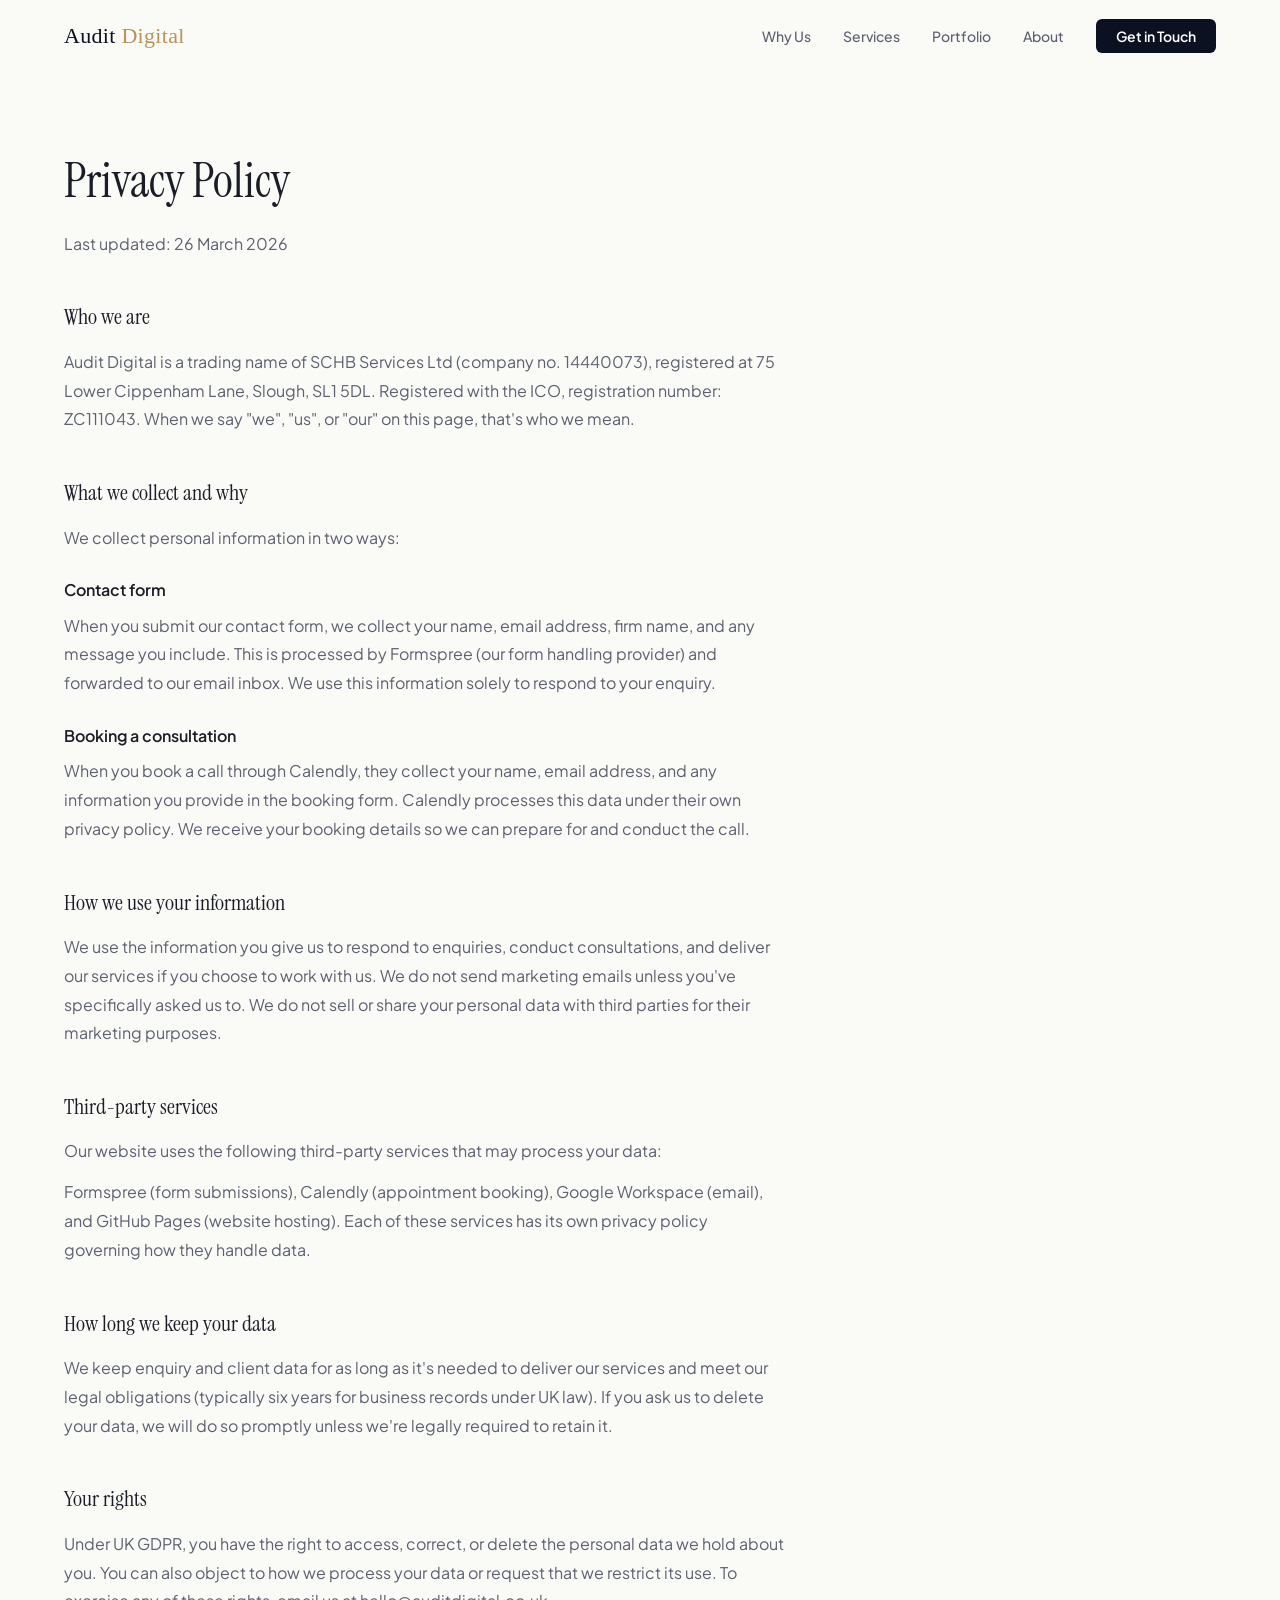
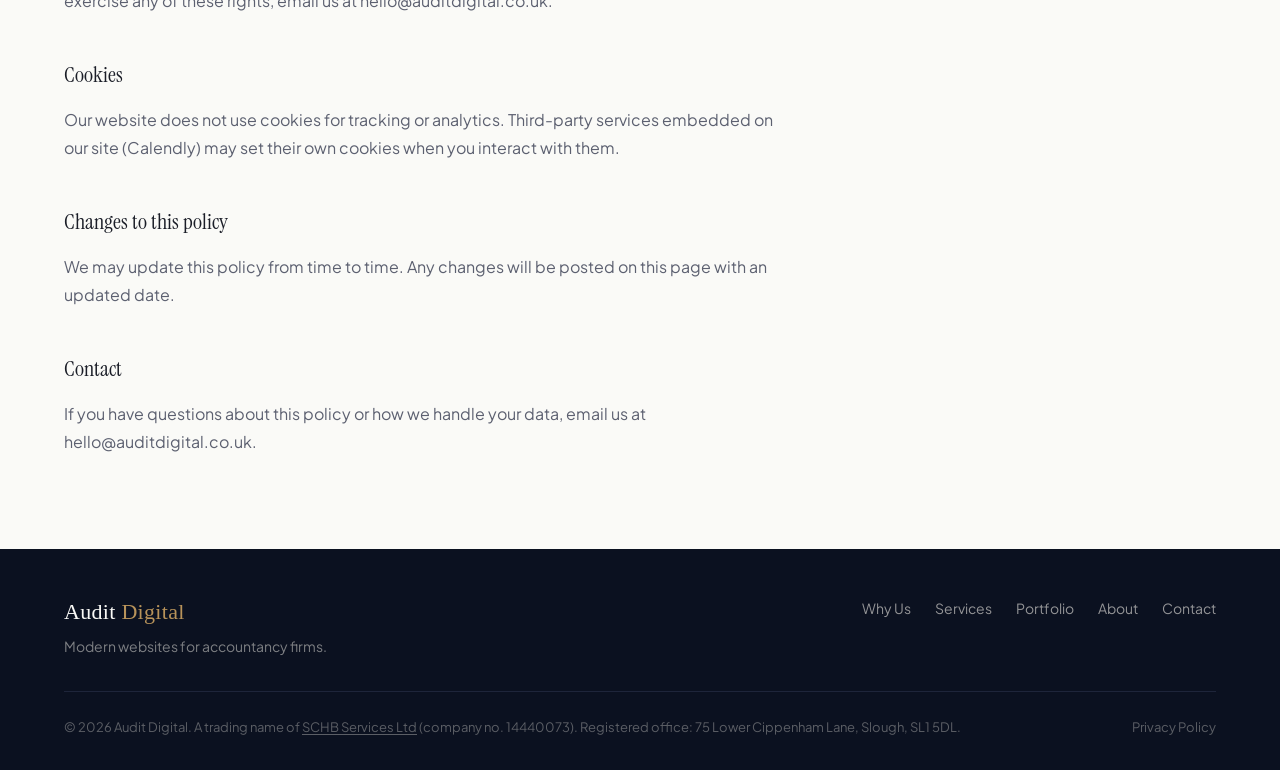
<file: privacy.html>
<!DOCTYPE html>
<html lang="en">
<head>
    <meta charset="UTF-8">
    <meta name="viewport" content="width=device-width, initial-scale=1.0">
    <meta name="description" content="Privacy policy for Audit Digital, a web design agency for accountancy firms.">
    <title>Privacy Policy | Audit Digital</title>
    <link rel="preconnect" href="https://fonts.googleapis.com">
    <link rel="preconnect" href="https://fonts.gstatic.com" crossorigin>
    <link href="https://fonts.googleapis.com/css2?family=Instrument+Serif:ital@0;1&family=Plus+Jakarta+Sans:wght@400;500;600;700&display=swap" rel="stylesheet">
    <link rel="apple-touch-icon" sizes="180x180" href="assets/favicon/apple-touch-icon.png">
    <link rel="icon" type="image/png" sizes="32x32" href="assets/favicon/favicon-32x32.png">
    <link rel="icon" type="image/png" sizes="16x16" href="assets/favicon/favicon-16x16.png">
    <link rel="icon" type="image/x-icon" href="assets/favicon/favicon.ico">
    <link rel="manifest" href="assets/favicon/site.webmanifest">
    <link rel="stylesheet" href="css/styles.css">
</head>
<body>

    <!-- Navigation -->
    <nav class="nav nav--scrolled" id="nav">
        <div class="nav__container">
            <a href="/" class="nav__logo">
                <svg class="nav__logo-mark" viewBox="0 0 155 30" width="155" height="30" aria-hidden="true">
                    <text x="0" y="22" font-family="Georgia, 'Times New Roman', serif" font-size="22" font-weight="500" letter-spacing="0.3"><tspan fill="#0B1120">Audit </tspan><tspan fill="#B8935A">Digital</tspan></text>
                </svg>
            </a>
            <ul class="nav__links">
                <li><a href="/#problem">Why Us</a></li>
                <li><a href="/#services">Services</a></li>
                <li><a href="/#portfolio">Portfolio</a></li>
                <li><a href="/#about">About</a></li>
                <li><a href="/#contact" class="nav__cta">Get in Touch</a></li>
            </ul>
            <button class="nav__mobile-toggle" id="navToggle" aria-label="Toggle navigation" aria-expanded="false">
                <span></span>
                <span></span>
                <span></span>
            </button>
        </div>
    </nav>

    <!-- Mobile Menu -->
    <div class="mobile-menu" id="mobileMenu">
        <ul class="mobile-menu__links">
            <li><a href="/#problem">Why Us</a></li>
            <li><a href="/#services">Services</a></li>
            <li><a href="/#portfolio">Portfolio</a></li>
            <li><a href="/#about">About</a></li>
            <li><a href="/#contact">Get in Touch</a></li>
        </ul>
    </div>

    <!-- Privacy Policy -->
    <main class="legal">
        <div class="container">
            <h1 class="legal__title">Privacy Policy</h1>
            <p class="legal__updated">Last updated: 26 March 2026</p>

            <h2>Who we are</h2>
            <p>Audit Digital is a trading name of SCHB Services Ltd (company no. 14440073), registered at 75 Lower Cippenham Lane, Slough, SL1 5DL. Registered with the ICO, registration number: ZC111043. When we say "we", "us", or "our" on this page, that's who we mean.</p>

            <h2>What we collect and why</h2>
            <p>We collect personal information in two ways:</p>

            <h3>Contact form</h3>
            <p>When you submit our contact form, we collect your name, email address, firm name, and any message you include. This is processed by Formspree (our form handling provider) and forwarded to our email inbox. We use this information solely to respond to your enquiry.</p>

            <h3>Booking a consultation</h3>
            <p>When you book a call through Calendly, they collect your name, email address, and any information you provide in the booking form. Calendly processes this data under their own privacy policy. We receive your booking details so we can prepare for and conduct the call.</p>

            <h2>How we use your information</h2>
            <p>We use the information you give us to respond to enquiries, conduct consultations, and deliver our services if you choose to work with us. We do not send marketing emails unless you've specifically asked us to. We do not sell or share your personal data with third parties for their marketing purposes.</p>

            <h2>Third-party services</h2>
            <p>Our website uses the following third-party services that may process your data:</p>
            <p>Formspree (form submissions), Calendly (appointment booking), Google Workspace (email), and GitHub Pages (website hosting). Each of these services has its own privacy policy governing how they handle data.</p>

            <h2>How long we keep your data</h2>
            <p>We keep enquiry and client data for as long as it's needed to deliver our services and meet our legal obligations (typically six years for business records under UK law). If you ask us to delete your data, we will do so promptly unless we're legally required to retain it.</p>

            <h2>Your rights</h2>
            <p>Under UK GDPR, you have the right to access, correct, or delete the personal data we hold about you. You can also object to how we process your data or request that we restrict its use. To exercise any of these rights, email us at hello@auditdigital.co.uk.</p>

            <h2>Cookies</h2>
            <p>Our website does not use cookies for tracking or analytics. Third-party services embedded on our site (Calendly) may set their own cookies when you interact with them.</p>

            <h2>Changes to this policy</h2>
            <p>We may update this policy from time to time. Any changes will be posted on this page with an updated date.</p>

            <h2>Contact</h2>
            <p>If you have questions about this policy or how we handle your data, email us at hello@auditdigital.co.uk.</p>
        </div>
    </main>

    <!-- Footer -->
    <footer class="footer">
        <div class="container">
            <div class="footer__layout">
                <div class="footer__brand">
                    <a href="/" class="nav__logo">
                        <svg class="nav__logo-mark" viewBox="0 0 155 30" width="155" height="30" aria-hidden="true">
                            <text x="0" y="22" font-family="Georgia, 'Times New Roman', serif" font-size="22" font-weight="500" letter-spacing="0.3"><tspan fill="#FAFAF7">Audit </tspan><tspan fill="#B8935A">Digital</tspan></text>
                        </svg>
                    </a>
                    <p>Modern websites for accountancy firms.</p>
                </div>
                <div class="footer__links">
                    <a href="/#problem">Why Us</a>
                    <a href="/#services">Services</a>
                    <a href="/#portfolio">Portfolio</a>
                    <a href="/#about">About</a>
                    <a href="/#contact">Contact</a>
                </div>
            </div>
            <div class="footer__bottom">
                <p>&copy; 2026 Audit Digital. A trading name of <a href="https://find-and-update.company-information.service.gov.uk/company/14440073" target="_blank" rel="noopener" class="footer__company-link">SCHB Services Ltd</a> (company no. 14440073). Registered office: 75 Lower Cippenham Lane, Slough, SL1 5DL.</p>
                <a href="/privacy.html" class="footer__privacy">Privacy Policy</a>
            </div>
        </div>
    </footer>

    <script src="js/main.js"></script>
</body>
</html>
</file>
<file: css/styles.css>
/* ============================================
   Audit Digital | Stylesheet
   ============================================ */

/* --- Variables --- */
:root {
    --color-bg:         #FAFAF7;
    --color-bg-alt:     #F0EDE6;
    --color-bg-dark:    #0B1120;
    --color-bg-card:    #FFFFFF;

    --color-text:       #1A1D27;
    --color-text-muted: #5C6070;
    --color-text-light: #F0EDE6;

    --color-accent:     #B8935A;
    --color-accent-hover:#A07D45;

    --color-border:     #E2DFD6;
    --color-border-dark:#1E253A;

    --font-heading: 'Instrument Serif', Georgia, serif;
    --font-body:    'Plus Jakarta Sans', -apple-system, sans-serif;

    --max-width: 1200px;
    --nav-height: 72px;

    --ease-out: cubic-bezier(0.16, 1, 0.3, 1);
    --ease-in-out: cubic-bezier(0.65, 0, 0.35, 1);
}

/* --- Reset --- */
*,
*::before,
*::after {
    margin: 0;
    padding: 0;
    box-sizing: border-box;
}

html {
    scroll-behavior: smooth;
    scroll-padding-top: var(--nav-height);
    -webkit-font-smoothing: antialiased;
    -moz-osx-font-smoothing: grayscale;
}

body {
    font-family: var(--font-body);
    font-size: 16px;
    line-height: 1.7;
    color: var(--color-text);
    background-color: var(--color-bg);
    overflow-x: hidden;
}

a {
    color: inherit;
    text-decoration: none;
}

img {
    max-width: 100%;
    display: block;
}

/* --- Utility --- */
.container {
    max-width: var(--max-width);
    margin: 0 auto;
    padding: 0 24px;
}

.section-label {
    display: inline-block;
    font-family: var(--font-body);
    font-size: 13px;
    font-weight: 600;
    letter-spacing: 0.1em;
    text-transform: uppercase;
    color: var(--color-accent);
    margin-bottom: 16px;
}

.section-title {
    font-family: var(--font-heading);
    font-size: clamp(2rem, 4vw, 3rem);
    font-weight: 400;
    line-height: 1.2;
    color: var(--color-text);
    margin-bottom: 24px;
}

.section-title em {
    font-style: italic;
    color: var(--color-accent);
}

/* --- Buttons --- */
.btn {
    display: inline-flex;
    align-items: center;
    justify-content: center;
    padding: 14px 32px;
    font-family: var(--font-body);
    font-size: 15px;
    font-weight: 600;
    border-radius: 6px;
    border: 2px solid transparent;
    cursor: pointer;
    transition: all 0.3s var(--ease-out);
    white-space: nowrap;
}

.btn--primary {
    background-color: var(--color-accent);
    color: #FFFFFF;
    border-color: var(--color-accent);
}

.btn--primary:hover {
    background-color: var(--color-accent-hover);
    border-color: var(--color-accent-hover);
    transform: translateY(-1px);
    box-shadow: 0 4px 20px rgba(184, 147, 90, 0.3);
}

.btn--outline {
    background-color: transparent;
    color: var(--color-text);
    border-color: var(--color-text-muted);
}

.btn--outline:hover {
    border-color: var(--color-accent);
    color: var(--color-accent);
    transform: translateY(-1px);
    box-shadow: 0 4px 20px rgba(26, 29, 39, 0.08);
}

.btn--full {
    width: 100%;
}

/* ============================================
   Navigation
   ============================================ */
.nav {
    position: fixed;
    top: 0;
    left: 0;
    right: 0;
    height: var(--nav-height);
    z-index: 1000;
    border-bottom: 1px solid transparent;
    transition: background-color 0.4s var(--ease-out), backdrop-filter 0.4s var(--ease-out), border-color 0.4s var(--ease-out);
}

.nav--scrolled {
    background-color: rgba(250, 250, 247, 0.92);
    backdrop-filter: blur(20px);
    border-bottom-color: var(--color-border);
}

.nav__container {
    max-width: var(--max-width);
    margin: 0 auto;
    padding: 0 24px;
    height: 100%;
    display: flex;
    align-items: center;
    justify-content: space-between;
}

.nav__logo {
    display: flex;
    align-items: center;
    gap: 10px;
    z-index: 1001;
}

.nav__logo-mark {
    flex-shrink: 0;
}

.nav__links {
    display: flex;
    align-items: center;
    gap: 32px;
    list-style: none;
}

.nav__links a {
    font-size: 14px;
    font-weight: 500;
    color: var(--color-text-muted);
    transition: color 0.2s;
}

.nav__links a:hover,
.nav__links a.active {
    color: var(--color-text);
}

.nav__links .nav__cta {
    padding: 8px 20px;
    background-color: var(--color-bg-dark);
    color: #FFFFFF;
    border-radius: 6px;
    font-size: 14px;
    font-weight: 600;
    transition: all 0.3s var(--ease-out);
}

.nav__links .nav__cta:hover {
    background-color: var(--color-accent);
    color: #FFFFFF;
    transform: translateY(-1px);
    box-shadow: 0 4px 16px rgba(11, 17, 32, 0.25);
}

/* Mobile toggle */
.nav__mobile-toggle {
    display: none;
    flex-direction: column;
    gap: 5px;
    background: none;
    border: none;
    cursor: pointer;
    padding: 4px;
    z-index: 1001;
}

.nav__mobile-toggle span {
    display: block;
    width: 24px;
    height: 2px;
    background-color: var(--color-text);
    transition: all 0.3s var(--ease-out);
    transform-origin: center;
}

.nav__mobile-toggle.active span:nth-child(1) {
    transform: translateY(7px) rotate(45deg);
}

.nav__mobile-toggle.active span:nth-child(2) {
    opacity: 0;
    transform: scaleX(0);
}

.nav__mobile-toggle.active span:nth-child(3) {
    transform: translateY(-7px) rotate(-45deg);
}

/* Mobile menu */
.mobile-menu {
    position: fixed;
    inset: 0;
    background-color: var(--color-bg);
    z-index: 999;
    display: flex;
    align-items: center;
    justify-content: center;
    opacity: 0;
    pointer-events: none;
    transition: opacity 0.4s var(--ease-out);
}

.mobile-menu.active {
    opacity: 1;
    pointer-events: all;
}

.mobile-menu__links {
    list-style: none;
    text-align: center;
}

.mobile-menu__links li {
    margin-bottom: 24px;
}

.mobile-menu__links a {
    font-family: var(--font-heading);
    font-size: 32px;
    color: var(--color-text);
    transition: color 0.2s;
}

.mobile-menu__links a:hover {
    color: var(--color-accent);
}

/* ============================================
   Hero
   ============================================ */
.hero {
    position: relative;
    min-height: 100vh;
    display: flex;
    align-items: center;
    padding-top: var(--nav-height);
    overflow: hidden;
}

.hero__bg-pattern {
    position: absolute;
    inset: 0;
    background-image: radial-gradient(circle, rgba(184, 147, 90, 0.37) 1px, transparent 1px);
    background-size: 32px 32px;
    /* Full opacity at the top, fading out toward the bottom */
    -webkit-mask-image: linear-gradient(to bottom, black 0%, black 45%, rgba(0,0,0,0.25) 80%, transparent 100%);
    mask-image: linear-gradient(to bottom, black 0%, black 45%, rgba(0,0,0,0.25) 80%, transparent 100%);
    will-change: transform;
}

.hero__container {
    max-width: var(--max-width);
    margin: 0 auto;
    padding: 0 24px;
    position: relative;
    z-index: 1;
}

.hero__label {
    font-size: 13px;
    font-weight: 600;
    letter-spacing: 0.1em;
    text-transform: uppercase;
    color: var(--color-accent);
    margin-bottom: 24px;
}

.hero__title {
    font-family: var(--font-heading);
    font-size: clamp(2.8rem, 6vw, 4.5rem);
    font-weight: 400;
    line-height: 1.1;
    color: var(--color-text);
    margin-bottom: 24px;
}

.hero__title em {
    font-style: italic;
    color: var(--color-accent);
}

.hero__subtitle {
    font-size: 18px;
    line-height: 1.7;
    color: var(--color-text-muted);
    max-width: 560px;
    margin-bottom: 40px;
}

.hero__actions {
    display: flex;
    gap: 16px;
    flex-wrap: wrap;
}

.hero__scroll-indicator {
    position: absolute;
    bottom: 40px;
    right: 48px;
    display: flex;
    flex-direction: column;
    align-items: center;
    gap: 8px;
}

.hero__scroll-indicator span {
    font-size: 11px;
    font-weight: 600;
    letter-spacing: 0.1em;
    text-transform: uppercase;
    color: var(--color-text-muted);
    writing-mode: vertical-rl;
}

.hero__scroll-line {
    width: 1px;
    height: 60px;
    background: linear-gradient(to bottom, var(--color-accent), transparent);
    animation: scrollPulse 2s var(--ease-in-out) infinite;
}

@keyframes scrollPulse {
    0%, 100% { opacity: 0.3; transform: scaleY(0.6); }
    50%      { opacity: 1;   transform: scaleY(1);   }
}

/* --- Animate-in --- */
.animate-in {
    opacity: 0;
    transform: translateY(30px);
    animation: fadeUp 0.8s var(--ease-out) forwards;
}

.animate-in:nth-child(1) { animation-delay: 0.1s; }
.animate-in:nth-child(2) { animation-delay: 0.25s; }
.animate-in:nth-child(3) { animation-delay: 0.4s; }
.animate-in:nth-child(4) { animation-delay: 0.55s; }

@keyframes fadeUp {
    to {
        opacity: 1;
        transform: translateY(0);
    }
}

/* --- Scroll reveal --- */
.reveal {
    opacity: 0;
    transform: translateY(40px);
    transition: opacity 0.7s var(--ease-out), transform 0.7s var(--ease-out);
}

.reveal.visible {
    opacity: 1;
    transform: translateY(0);
}

/* Section headings reveal with lighter lift */
.section-label.reveal,
.section-title.reveal {
    transform: translateY(20px);
}

/* Stagger: h2 fires 120ms after its label */
.section-label.reveal + .section-title.reveal {
    transition-delay: 0.12s;
}

/* ============================================
   Problem Section
   ============================================ */
.problem {
    padding: 120px 0;
    background-color: var(--color-bg-dark);
    color: var(--color-text-light);
}

.problem .section-title {
    color: var(--color-text-light);
}

.problem__header {
    margin-bottom: 64px;
}

.problem__grid {
    display: grid;
    grid-template-columns: repeat(3, 1fr);
    gap: 32px;
}

.problem__card {
    padding: 40px 32px;
    border: 1px solid var(--color-border-dark);
    border-radius: 8px;
    transition: all 0.4s var(--ease-out);
}

.problem__card:hover {
    border-color: var(--color-accent);
    transform: translateY(-4px);
}

.problem__card-number {
    font-family: var(--font-heading);
    font-size: 48px;
    font-style: italic;
    color: var(--color-accent);
    line-height: 1;
    margin-bottom: 20px;
    opacity: 0.6;
}

.problem__card h3 {
    font-family: var(--font-heading);
    font-size: 22px;
    font-weight: 400;
    margin-bottom: 12px;
    color: #FFFFFF;
}

.problem__card p {
    font-size: 15px;
    line-height: 1.7;
    color: rgba(240, 237, 230, 0.7);
}

.problem__divider {
    height: 1px;
    background-color: var(--color-border-dark);
    margin: 80px 0;
}

.problem__why {
    /* inherits dark background from .problem */
}

.problem__why .section-title {
    color: var(--color-text-light);
    margin-bottom: 48px;
}

.problem__why-grid {
    display: grid;
    grid-template-columns: repeat(2, 1fr);
    gap: 32px;
}

.problem__why-item {
    padding: 36px 32px;
    border: 1px solid var(--color-border-dark);
    border-radius: 8px;
    transition: border-color 0.4s var(--ease-out);
}

.problem__why-item:hover {
    border-color: var(--color-accent);
}

.problem__why-item h3 {
    font-family: var(--font-heading);
    font-size: 20px;
    font-weight: 400;
    color: #FFFFFF;
    margin-bottom: 10px;
}

.problem__why-item p {
    font-size: 15px;
    line-height: 1.7;
    color: rgba(240, 237, 230, 0.7);
}

@media (max-width: 768px) {
    .problem__why-grid {
        grid-template-columns: 1fr;
    }

    .problem__divider {
        margin: 56px 0;
    }
}

/* ============================================
   Services
   ============================================ */
.services {
    padding: 120px 0;
}

.services__grid {
    display: grid;
    grid-template-columns: repeat(2, 1fr);
    gap: 24px;
    margin-top: 48px;
}

.services__item {
    padding: 40px 36px;
    background-color: var(--color-bg-card);
    border: 1px solid var(--color-border);
    border-radius: 8px;
    transition: all 0.4s var(--ease-out);
}

.services__item:hover {
    border-color: var(--color-accent);
    box-shadow: 0 8px 40px rgba(0, 0, 0, 0.06);
    transform: translateY(-2px);
}

.services__icon {
    display: flex;
    align-items: center;
    justify-content: center;
    width: 56px;
    height: 56px;
    background-color: var(--color-bg-alt);
    border-radius: 8px;
    margin-bottom: 20px;
    color: var(--color-accent);
}

.services__item h3 {
    font-family: var(--font-heading);
    font-size: 22px;
    font-weight: 400;
    margin-bottom: 10px;
}

.services__item p {
    font-size: 15px;
    color: var(--color-text-muted);
    line-height: 1.7;
}

/* ============================================
   Portfolio
   ============================================ */
.portfolio {
    padding: 120px 0;
    background-color: var(--color-bg-alt);
}

.portfolio__grid {
    display: grid;
    grid-template-columns: repeat(3, 1fr);
    gap: 24px;
    margin-top: 48px;
}

.portfolio__item {
    border-radius: 8px;
    overflow: hidden;
    aspect-ratio: 4 / 3;
}

.portfolio__item--placeholder {
    border: 2px dashed var(--color-border);
    display: flex;
    align-items: center;
    justify-content: center;
    background-color: var(--color-bg);
}

.portfolio__placeholder-inner {
    text-align: center;
    padding: 24px;
}

.portfolio__placeholder-inner span {
    font-family: var(--font-heading);
    font-size: 20px;
    font-style: italic;
    color: var(--color-accent);
    display: block;
    margin-bottom: 8px;
}

.portfolio__placeholder-inner p {
    font-size: 14px;
    color: var(--color-text-muted);
}

.portfolio__item--live {
    position: relative;
    display: flex;
    flex-direction: column;
    background-color: var(--color-bg-card);
    border: 1px solid var(--color-border);
    overflow: hidden;
    transition: all 0.4s var(--ease-out);
    aspect-ratio: auto;
    cursor: pointer;
}

.portfolio__item--live:hover {
    border-color: var(--color-accent);
    transform: translateY(-4px);
    box-shadow: 0 12px 40px rgba(0, 0, 0, 0.1);
}

.portfolio__img-wrap {
    aspect-ratio: 4 / 3;
    overflow: hidden;
    position: relative;
}

.portfolio__img-wrap::after {
    content: '';
    position: absolute;
    bottom: 0;
    left: 0;
    right: 0;
    height: 40%;
    background: linear-gradient(to top, rgba(11, 17, 32, 0.25) 0%, transparent 100%);
    pointer-events: none;
}

.portfolio__item--live .portfolio__img-wrap::before {
    content: 'Compare \2192';
    position: absolute;
    inset: 0;
    background: rgba(11, 17, 32, 0.5);
    color: #FFFFFF;
    font-family: var(--font-body);
    font-size: 13px;
    font-weight: 600;
    letter-spacing: 0.08em;
    text-transform: uppercase;
    display: flex;
    align-items: center;
    justify-content: center;
    opacity: 0;
    transition: opacity 0.3s var(--ease-out);
    z-index: 3;
    pointer-events: none;
}

.portfolio__item--live:hover .portfolio__img-wrap::before {
    opacity: 1;
}

.portfolio__img {
    width: 100%;
    height: 100%;
    object-fit: cover;
    object-position: top left;
    transition: transform 0.4s var(--ease-out);
}

.portfolio__item--live:hover .portfolio__img {
    transform: scale(1.03);
}

.portfolio__info {
    padding: 24px;
}

.portfolio__info h3 {
    font-family: var(--font-heading);
    font-size: 20px;
    font-weight: 400;
    color: var(--color-text);
    margin-bottom: 4px;
}

.portfolio__info p {
    font-size: 14px;
    color: var(--color-text-muted);
}

/* ============================================
   Comparison Modal
   ============================================ */
.compare-modal {
    position: fixed;
    inset: 0;
    z-index: 2000;
    display: flex;
    align-items: center;
    justify-content: center;
    opacity: 0;
    pointer-events: none;
    transition: opacity 0.35s var(--ease-out);
}

.compare-modal.active {
    opacity: 1;
    pointer-events: all;
}

.compare-modal__backdrop {
    position: absolute;
    inset: 0;
    background-color: rgba(11, 17, 32, 0.7);
    backdrop-filter: blur(8px);
}

.compare-modal__container {
    position: relative;
    width: 90vw;
    max-width: 1000px;
    max-height: 90vh;
    background-color: var(--color-bg-card);
    border-radius: 12px;
    box-shadow: 0 24px 80px rgba(0, 0, 0, 0.3);
    overflow: hidden;
    display: flex;
    flex-direction: column;
    transform: translateY(20px) scale(0.97);
    transition: transform 0.35s var(--ease-out);
}

.compare-modal.active .compare-modal__container {
    transform: translateY(0) scale(1);
}

.compare-modal__header {
    display: flex;
    align-items: center;
    justify-content: space-between;
    padding: 20px 24px;
    border-bottom: 1px solid var(--color-border);
    flex-shrink: 0;
}

.compare-modal__title h3 {
    font-family: var(--font-heading);
    font-size: 20px;
    font-weight: 400;
    color: var(--color-text);
    margin-bottom: 2px;
}

.compare-modal__title p {
    font-size: 13px;
    color: var(--color-text-muted);
}

.compare-modal__actions {
    display: flex;
    align-items: center;
    gap: 16px;
}

.compare-modal__visit {
    font-size: 13px;
    font-weight: 600;
    color: var(--color-accent);
    transition: color 0.2s;
}

.compare-modal__visit:hover {
    color: var(--color-accent-hover);
}

.compare-modal__close {
    display: flex;
    align-items: center;
    justify-content: center;
    width: 36px;
    height: 36px;
    background: none;
    border: 1px solid var(--color-border);
    border-radius: 8px;
    font-size: 20px;
    color: var(--color-text-muted);
    cursor: pointer;
    transition: all 0.2s;
}

.compare-modal__close:hover {
    border-color: var(--color-text);
    color: var(--color-text);
}

.compare-modal__slider {
    position: relative;
    overflow-y: auto;
    overflow-x: hidden;
    flex: 1;
    cursor: ew-resize;
    user-select: none;
}

.compare-modal__img {
    display: block;
    width: 100%;
    height: auto;
}

.compare-modal__img--old {
    position: relative;
}

.compare-modal__img--new {
    position: absolute;
    top: 0;
    left: 0;
    width: 100%;
    height: auto;
    clip-path: inset(0 50% 0 0);
    will-change: clip-path;
}

.compare-modal__divider {
    position: absolute;
    top: 0;
    bottom: 0;
    left: 50%;
    width: 3px;
    background-color: var(--color-accent);
    transform: translateX(-50%);
    z-index: 10;
    pointer-events: none;
    will-change: left;
}

.compare-modal__handle {
    position: sticky;
    top: 50%;
    left: 50%;
    transform: translate(-50%, -50%);
    width: 36px;
    height: 36px;
    display: flex;
    align-items: center;
    justify-content: center;
}

.compare-modal__label {
    position: absolute;
    top: 16px;
    font-size: 12px;
    font-weight: 600;
    letter-spacing: 0.08em;
    text-transform: uppercase;
    padding: 5px 12px;
    border-radius: 4px;
    z-index: 5;
    pointer-events: none;
}

.compare-modal__label--old {
    right: 16px;
    background-color: rgba(11, 17, 32, 0.7);
    color: #FAFAF7;
}

.compare-modal__label--new {
    left: 16px;
    background-color: rgba(184, 147, 90, 0.9);
    color: #FFFFFF;
}

@media (max-width: 768px) {
    .compare-modal__container {
        width: 96vw;
        max-height: 95vh;
    }

    .compare-modal__header {
        padding: 16px;
    }

    .compare-modal__visit {
        display: none;
    }
}

/* ============================================
   Process
   ============================================ */
.process {
    padding: 120px 0;
}

.process__timeline {
    max-width: 640px;
    margin: 48px auto 0;
}

.process__step {
    display: flex;
    gap: 32px;
    padding-bottom: 48px;
}

.process__step:last-child {
    padding-bottom: 0;
}

.process__step-marker {
    display: flex;
    flex-direction: column;
    align-items: center;
    flex-shrink: 0;
}

.process__step-dot {
    width: 14px;
    height: 14px;
    border-radius: 50%;
    background-color: var(--color-accent);
    flex-shrink: 0;
}

.process__step-line {
    width: 1px;
    flex: 1;
    background-color: var(--color-border);
    margin-top: 8px;
}

.process__step-label {
    font-size: 12px;
    font-weight: 600;
    letter-spacing: 0.08em;
    text-transform: uppercase;
    color: var(--color-accent);
    margin-bottom: 6px;
    display: block;
}

.process__step-content h3 {
    font-family: var(--font-heading);
    font-size: 24px;
    font-weight: 400;
    margin-bottom: 8px;
}

.process__step-content p {
    font-size: 15px;
    color: var(--color-text-muted);
    line-height: 1.7;
}

/* ============================================
   About
   ============================================ */
.about {
    padding: 120px 0;
    background-color: var(--color-bg-alt);
}

.about__layout {
    display: grid;
    grid-template-columns: 1fr 300px;
    gap: 80px;
    align-items: start;
}

.about__content p {
    font-size: 16px;
    color: var(--color-text-muted);
    line-height: 1.8;
    margin-bottom: 16px;
}

.about__content p:last-child {
    margin-bottom: 0;
}

.about__stats {
    display: flex;
    flex-direction: column;
    gap: 32px;
    padding-top: 80px;
}

.about__stat {
    padding: 24px;
    background-color: var(--color-bg-card);
    border: 1px solid var(--color-border);
    border-radius: 8px;
    text-align: center;
}

.about__stat-number {
    font-family: var(--font-heading);
    font-size: 36px;
    font-style: italic;
    color: var(--color-accent);
    line-height: 1.1;
    margin-bottom: 4px;
}

.about__stat-label {
    font-size: 13px;
    font-weight: 500;
    color: var(--color-text-muted);
    text-transform: uppercase;
    letter-spacing: 0.05em;
}

/* ============================================
   CTA Strip
   ============================================ */
.cta-strip {
    padding: 80px 0;
    background-color: var(--color-bg-dark);
}

.cta-strip__inner {
    display: flex;
    align-items: center;
    justify-content: space-between;
    gap: 40px;
}

.cta-strip__text {
    font-family: var(--font-heading);
    font-size: clamp(1.6rem, 3vw, 2.4rem);
    font-weight: 400;
    color: var(--color-text-light);
    line-height: 1.25;
    max-width: 620px;
}

@media (max-width: 768px) {
    .cta-strip__inner {
        flex-direction: column;
        text-align: center;
        gap: 28px;
    }
}

/* ============================================
   Contact
   ============================================ */
.contact {
    padding: 120px 0;
}

.contact__layout {
    display: grid;
    grid-template-columns: 1fr 1fr;
    gap: 80px;
    align-items: start;
}

.contact__info p {
    font-size: 16px;
    color: var(--color-text-muted);
    line-height: 1.7;
    max-width: 440px;
}

.contact__details {
    margin-top: 32px;
    display: flex;
    flex-direction: column;
    gap: 16px;
}

.contact__detail {
    display: flex;
    align-items: center;
    gap: 12px;
    color: var(--color-text-muted);
}

.contact__detail a {
    font-weight: 500;
    color: var(--color-text);
    transition: color 0.2s;
}

.contact__detail a:hover {
    color: var(--color-accent);
}

.contact__form {
    background-color: var(--color-bg-card);
    border: 1px solid var(--color-border);
    border-radius: 12px;
    padding: 40px;
}

.form__group {
    margin-bottom: 20px;
}

.form__group label {
    display: block;
    font-size: 14px;
    font-weight: 600;
    color: var(--color-text);
    margin-bottom: 6px;
}

.form__group input,
.form__group textarea {
    width: 100%;
    padding: 12px 16px;
    font-family: var(--font-body);
    font-size: 15px;
    color: var(--color-text);
    background-color: var(--color-bg);
    border: 1px solid var(--color-border);
    border-radius: 6px;
    transition: border-color 0.2s, box-shadow 0.2s;
    outline: none;
}

.form__group input::placeholder,
.form__group textarea::placeholder {
    color: #B0ADA5;
}

.form__group input:focus,
.form__group textarea:focus {
    border-color: var(--color-accent);
    box-shadow: 0 0 0 3px rgba(184, 147, 90, 0.12);
}

.form__group textarea {
    resize: vertical;
    min-height: 100px;
}

.form__feedback {
    display: none;
    margin-top: 12px;
    font-size: 14px;
    line-height: 1.5;
    padding: 12px 16px;
    border-radius: 6px;
}

.form__feedback--success {
    background-color: rgba(100, 160, 100, 0.1);
    color: #3a7a3a;
    border: 1px solid rgba(100, 160, 100, 0.3);
}

.form__feedback--error {
    background-color: rgba(200, 80, 80, 0.08);
    color: #9a3030;
    border: 1px solid rgba(200, 80, 80, 0.2);
}

.form__feedback--error a {
    color: inherit;
    text-decoration: underline;
    text-underline-offset: 2px;
}

/* ============================================
   Footer
   ============================================ */
.footer {
    padding: 48px 0 32px;
    background-color: var(--color-bg-dark);
    color: var(--color-text-light);
}

.footer__layout {
    display: flex;
    justify-content: space-between;
    align-items: flex-start;
    padding-bottom: 32px;
    border-bottom: 1px solid var(--color-border-dark);
}

.footer__brand p {
    font-size: 14px;
    color: rgba(240, 237, 230, 0.5);
    margin-top: 8px;
}

.footer__links {
    display: flex;
    gap: 24px;
}

.footer__links a {
    font-size: 14px;
    color: rgba(240, 237, 230, 0.6);
    transition: color 0.2s;
}

.footer__links a:hover {
    color: var(--color-accent);
}

.footer__bottom {
    padding-top: 24px;
    display: flex;
    justify-content: space-between;
    align-items: baseline;
}

.footer__bottom p {
    font-size: 13px;
    color: rgba(240, 237, 230, 0.35);
}

.footer__privacy {
    font-size: 13px;
    color: rgba(240, 237, 230, 0.35);
    transition: color 0.2s;
    flex-shrink: 0;
}

.footer__privacy:hover {
    color: var(--color-accent);
}

.footer__company-link {
    color: rgba(240, 237, 230, 0.35);
    text-decoration: underline;
    text-underline-offset: 2px;
    transition: color 0.2s;
}

.footer__company-link:hover {
    color: var(--color-accent);
}

/* ============================================
   Legal Pages
   ============================================ */
.legal {
    padding: 140px 0 80px;
}

.legal__title {
    font-family: var(--font-heading);
    font-size: clamp(2rem, 4vw, 3rem);
    font-weight: 400;
    color: var(--color-text);
    margin-bottom: 8px;
}

.legal__updated {
    font-size: 14px;
    color: var(--color-text-muted);
    margin-bottom: 48px;
}

.legal h2 {
    font-family: var(--font-heading);
    font-size: 22px;
    font-weight: 400;
    color: var(--color-text);
    margin-top: 40px;
    margin-bottom: 12px;
}

.legal h3 {
    font-family: var(--font-body);
    font-size: 16px;
    font-weight: 600;
    color: var(--color-text);
    margin-top: 24px;
    margin-bottom: 8px;
}

.legal p {
    font-size: 16px;
    color: var(--color-text-muted);
    line-height: 1.8;
    max-width: 720px;
    margin-bottom: 12px;
}

/* ============================================
   Responsive
   ============================================ */
@media (max-width: 1024px) {
    .about__layout {
        grid-template-columns: 1fr;
        gap: 48px;
    }

    .about__stats {
        flex-direction: row;
        padding-top: 0;
    }

    .about__stat {
        flex: 1;
    }

    .contact__layout {
        grid-template-columns: 1fr;
        gap: 48px;
    }
}

@media (max-width: 768px) {
    .nav__links {
        display: none;
    }

    .nav__mobile-toggle {
        display: flex;
    }

    .hero {
        min-height: auto;
        padding: 140px 0 80px;
    }

    .hero__scroll-indicator {
        display: none;
    }

    .hero__title {
        font-size: clamp(2.2rem, 8vw, 3rem);
    }

    .problem,
    .services,
    .portfolio,
    .process,
    .about,
    .contact {
        padding: 80px 0;
    }

    .problem__grid {
        grid-template-columns: 1fr;
        gap: 20px;
    }

    .services__grid {
        grid-template-columns: 1fr;
    }

    .portfolio__grid {
        grid-template-columns: 1fr;
    }

    .about__stats {
        flex-direction: column;
    }

    .contact__form {
        padding: 24px;
    }

    .footer__layout {
        flex-direction: column;
        gap: 24px;
    }

    .footer__links {
        flex-wrap: wrap;
        gap: 16px;
    }

    .footer__bottom {
        flex-direction: column;
        gap: 8px;
    }
}

/* ============================================
   Print
   ============================================ */
@media print {
    * {
        -webkit-print-color-adjust: exact !important;
        print-color-adjust: exact !important;
        color-adjust: exact !important;
    }

    body {
        font-size: 11pt;
        line-height: 1.5;
    }

    .nav,
    .nav__mobile-toggle,
    .mobile-menu,
    .hero__scroll-indicator,
    .hero__actions,
    .contact__form,
    .footer__links {
        display: none !important;
    }

    .hero {
        min-height: auto;
        padding: 60px 0 40px;
        page-break-after: always;
    }

    .hero__bg-pattern {
        display: none;
    }

    .hero__title {
        font-size: 32pt;
    }

    .hero__subtitle {
        font-size: 12pt;
    }

    .problem {
        background-color: #0B1120 !important;
        color: #F0EDE6 !important;
        padding: 40px 0;
        page-break-after: always;
    }

    .problem .section-title {
        color: #F0EDE6 !important;
    }

    .problem__card {
        border-color: #1E253A !important;
    }

    .problem__card h3 {
        color: #FFFFFF !important;
    }

    .problem__card p {
        color: rgba(240, 237, 230, 0.7) !important;
    }

    .problem__card-number {
        color: #B8935A !important;
    }

    .problem__grid {
        grid-template-columns: repeat(3, 1fr);
        gap: 20px;
    }

    .services {
        padding: 40px 0;
        page-break-after: always;
    }

    .services__grid {
        grid-template-columns: repeat(2, 1fr);
        gap: 16px;
    }

    .services__item {
        border: 1px solid var(--color-border);
        padding: 24px;
    }

    .portfolio {
        padding: 40px 0;
        background-color: #F0EDE6 !important;
    }

    .portfolio__grid {
        grid-template-columns: repeat(3, 1fr);
    }

    .portfolio__item--placeholder {
        border: 2px dashed #E2DFD6 !important;
        background-color: #FAFAF7 !important;
    }

    .process {
        padding: 40px 0;
        page-break-after: always;
    }

    .about {
        padding: 40px 0;
        background-color: #F0EDE6 !important;
    }

    .about__layout {
        grid-template-columns: 1fr 300px;
    }

    .about__stat {
        border: 1px solid #E2DFD6 !important;
        background-color: #FAFAF7 !important;
    }

    .about__stat-number {
        color: #B8935A !important;
    }

    .contact {
        padding: 40px 0;
    }

    .contact__layout {
        grid-template-columns: 1fr;
    }

    .footer {
        background-color: #0B1120 !important;
        padding: 24px 0;
    }

    .footer__brand p {
        color: rgba(240, 237, 230, 0.5) !important;
    }

    .footer__bottom p {
        color: rgba(240, 237, 230, 0.35) !important;
    }

    .section-label {
        color: #B8935A !important;
    }

    .section-title em {
        color: #B8935A !important;
    }

    .reveal {
        opacity: 1 !important;
        transform: none !important;
    }

    .animate-in {
        opacity: 1 !important;
        transform: none !important;
        animation: none !important;
    }

    a {
        text-decoration: none !important;
    }

    .container {
        max-width: 100%;
    }
}
</file>
